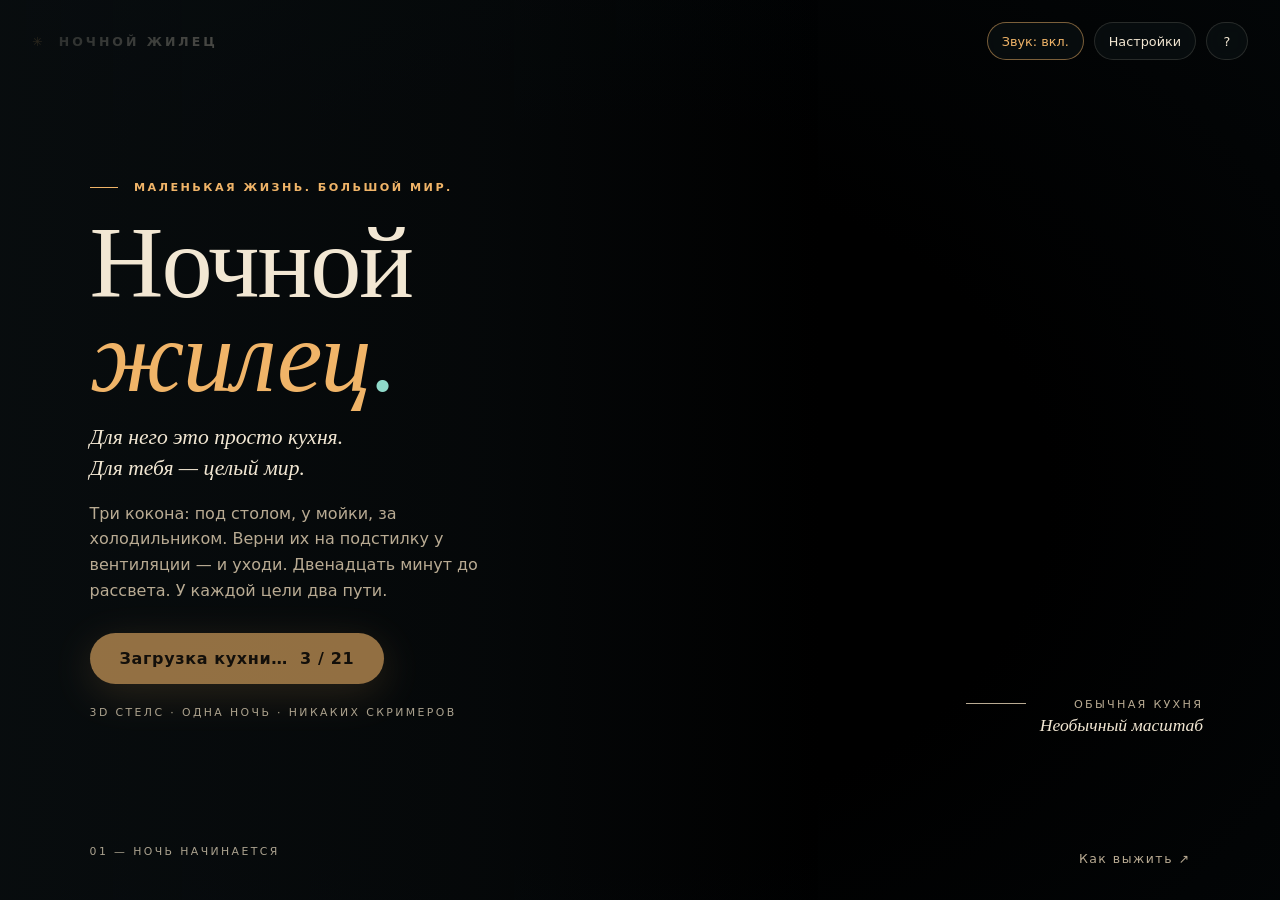
<file: index.html>
<!doctype html>
<html lang="ru">
<head>
  <meta charset="UTF-8" />
  <meta name="viewport" content="width=device-width, initial-scale=1, viewport-fit=cover" />
  <meta name="theme-color" content="#111c21" />
  <meta name="description" content="Ночной жилец — трёхмерная стелс-игра. Спасите три кокона из огромной ночной кухни до рассвета." />
  <link rel="icon" type="image/svg+xml" href="./favicon.svg" />
  <title>Ночной жилец — успеть до рассвета</title>
  <script type="module" crossorigin src="./assets/main-iQXMESde.js"></script>
  <link rel="modulepreload" crossorigin href="./assets/modulepreload-polyfill-P2Xu9kJm.js">
  <link rel="modulepreload" crossorigin href="./assets/preload-helper-D477G0wF.js">
  <link rel="stylesheet" crossorigin href="./assets/preload-helper-D7vqMoMw.css">
</head>
<body>
  <canvas id="world" aria-label="Трёхмерная кухня. WASD — движение, Shift — бег, Ctrl — осторожно, E — кокон. ПКМ и ЛКМ — нить, Space — отсоединиться."></canvas>
  <div class="vignette" aria-hidden="true"></div>
  <main id="interface">
    <header class="topbar">
      <a class="wordmark" href="./" aria-label="Ночной жилец, главный экран"><span class="silk-mark" aria-hidden="true">✳</span> НОЧНОЙ ЖИЛЕЦ</a>
      <nav aria-label="Настройки игры">
        <button id="sound" class="icon-button" aria-pressed="false" title="Включить или выключить звук">Звук: выкл.</button>
        <button id="settings" class="icon-button" title="Качество, звук и комфорт камеры">Настройки</button>
        <button id="help" class="icon-button" title="Управление и правила">?</button>
        <button id="pause" class="icon-button" title="Пауза (Esc)" hidden>Ⅱ</button>
      </nav>
    </header>
    <section id="menu" class="screen">
      <div class="intro">
        <p class="eyebrow"><span></span> МАЛЕНЬКАЯ ЖИЗНЬ. БОЛЬШОЙ МИР.</p>
        <h1>Ночной<br><em>жилец</em><span class="title-dot">.</span></h1>
        <p class="lead">Для него это просто кухня.<br>Для тебя — целый мир.</p>
        <p class="premise">Три кокона: под столом, у мойки, за холодильником. Верни их на подстилку у вентиляции — и уходи. Двенадцать минут до рассвета. У каждой цели два пути.</p>
        <button id="start" class="primary" disabled>Загрузка кухни… <span id="load-progress" role="status" aria-live="polite">0 / 21</span></button>
        <p class="menu-note">3D СТЕЛС · ОДНА НОЧЬ · НИКАКИХ СКРИМЕРОВ</p>
        <p id="load-error" role="alert" hidden></p>
      </div>
      <div class="scene-caption"><span class="caption-line"></span><p>ОБЫЧНАЯ КУХНЯ<br><strong>Необычный масштаб</strong></p></div>
      <footer class="menu-footer"><span>01 — НОЧЬ НАЧИНАЕТСЯ</span><button id="rules" class="text-button">Как выжить <span>↗</span></button></footer>
    </section>
    <section id="hud" aria-label="Состояние игры" hidden>
      <div class="mission"><p class="eyebrow">ДОМА ДОЛЖНЫ БЫТЬ ВСЕ</p><div class="cocoon-count"><span id="saved">0</span><span class="count-divider">/</span><span class="count-total">3</span><div><strong>кокона в укрытии</strong><small id="carrying">Лапы свободны</small></div></div><div id="egg-dots" aria-hidden="true"><i></i><i></i><i></i></div></div>
      <div class="night-clock"><span>ДО РАССВЕТА</span><strong id="clock">12:00</strong><div class="clock-track"><i id="night-fill"></i></div></div>
      <div class="awareness"><div><span id="human-state">Человек патрулирует</span><strong id="alert-value">0%</strong></div><div class="awareness-track"><i id="alert-fill"></i></div><small id="stealth">Открытое место</small></div>
      <div class="map-panel collapsed"><p class="eyebrow">КУХНЯ · 4,20 × 3,60 М</p><canvas id="map" width="260" height="220" aria-label="Карта кухни: маршруты, коконы, подстилка и выход"></canvas><small id="surface-info">Керамический пол</small><button id="next-route" type="button" title="Следующий маршрут (Tab)"><span id="route-name">Стол · через тень</span> ↻</button><div><span class="map-egg">●</span> коконы <span class="map-home">▯</span> выход · ▪ подстилка</div></div>
      <div class="status-bottom"><span id="webs">Паутина 3 / 3</span><span id="objective">Найди первый кокон</span><span id="mode">Тихий шаг</span></div>
      <div id="prompt" class="interaction" hidden><kbd>E</kbd><span></span></div>
      <p id="toast" class="toast" role="status"></p>
      <p id="sound-cue" role="status" aria-live="polite" hidden></p>
      <div id="web-aim" hidden><i id="reticle" aria-hidden="true"></i><p id="aim-label" role="status"></p></div>
      <p id="hazard" role="alert" hidden></p>
      <p id="attack-warning" role="alert" hidden></p>
      <div class="key-hints"><span><kbd>WASD</kbd> идти</span><span><kbd>Shift</kbd> бег</span><span><kbd>Ctrl</kbd> тихо</span><span><kbd>E</kbd> кокон</span><span><kbd>ПКМ → ЛКМ</kbd> нить</span><span><kbd>Space</kbd> отпустить</span><span><kbd>Мышь</kbd> обзор</span><span><kbd>Esc</kbd> пауза</span></div>
    </section>
    <section id="dialog" class="modal-backdrop" hidden>
      <div class="modal" role="dialog" aria-modal="true" aria-labelledby="dialog-title">
        <p class="eyebrow" id="dialog-kicker">ПЕРЕД ТЕМ КАК ВЫЙТИ</p>
        <h2 id="dialog-title">Как пережить ночь</h2>
        <div id="dialog-content"></div>
        <div class="modal-actions"><button id="dialog-primary" class="primary">Понятно</button><button id="dialog-secondary" class="text-button" hidden>В главное меню</button></div>
      </div>
    </section>
    <div id="touch" hidden><div class="dpad"><button data-key="KeyW" aria-label="Вперёд">↑</button><button data-key="KeyA" aria-label="Влево">←</button><button data-key="KeyS" aria-label="Назад">↓</button><button data-key="KeyD" aria-label="Вправо">→</button></div><div class="touch-actions"><button id="touch-sneak" aria-pressed="false">Тихо</button><button id="touch-web">Прицел / нить</button><button id="touch-action">Кокон</button><button id="touch-drop">Отпустить</button><button id="touch-map" aria-expanded="false" aria-controls="map">Карта</button></div></div>
    <div id="trailer-caption" hidden></div>
  </main>
</body>
</html>
</file>
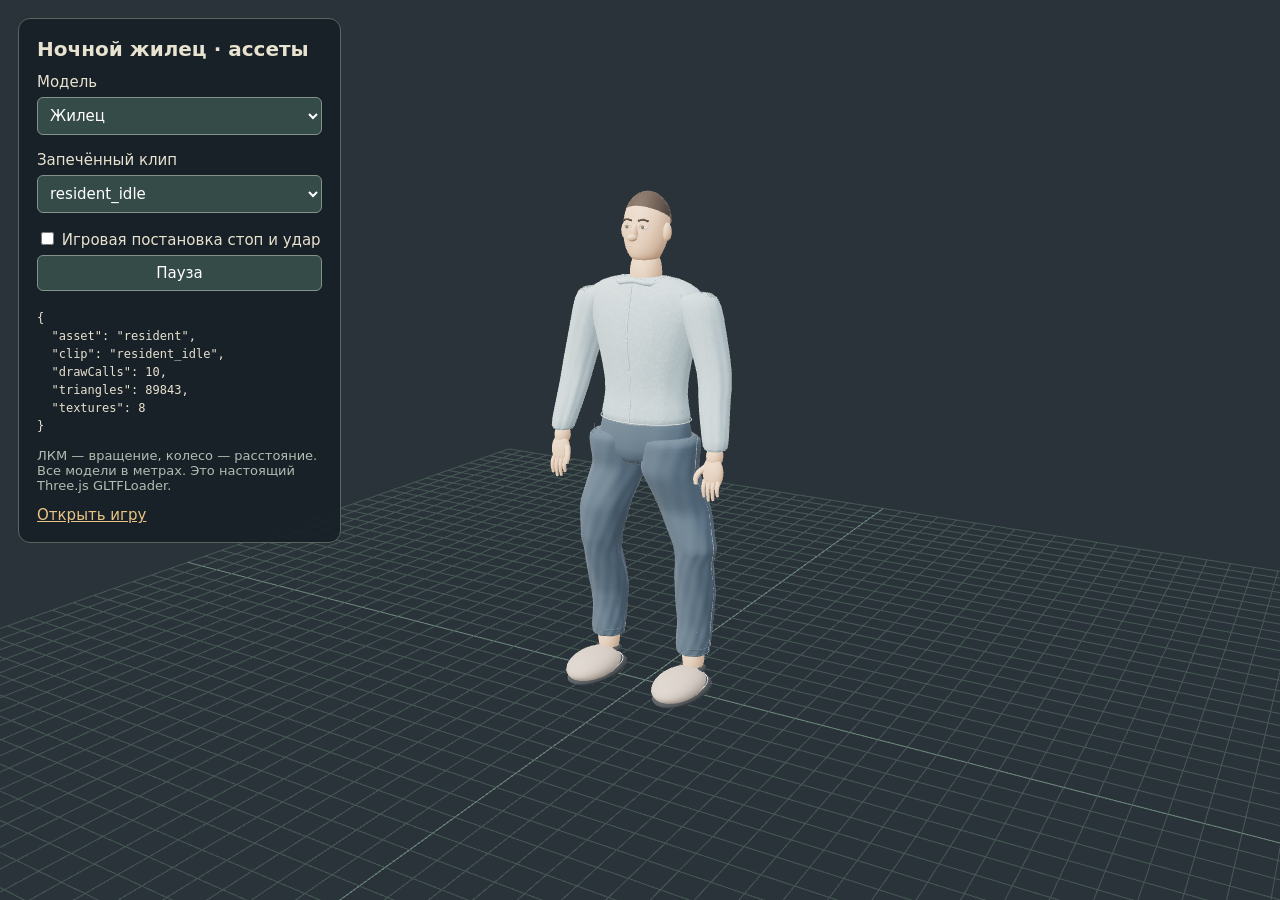
<file: household-viewer.html>
<!doctype html>
<html lang="ru"><head><meta charset="UTF-8"><meta name="viewport" content="width=device-width,initial-scale=1"><title>Ночной жилец — Household viewer</title><link rel="icon" href="./favicon.svg"><style>body{color:#e8e2d1;background:#232b30;margin:0;font:15px system-ui}canvas{width:100vw;height:100vh;display:block}aside{background:#182126ee;border:1px solid #58665e;border-radius:12px;width:285px;padding:18px;position:fixed;top:18px;left:18px}h1{margin:0 0 12px;font-size:20px}select,button{font:inherit;color:#fff;background:#354b48;border:1px solid #83928a;border-radius:6px;width:100%;margin:6px 0;padding:8px}label{margin-top:10px;display:block}pre{white-space:pre-wrap;font-size:12px;line-height:1.5}a{color:#e9c484}p{color:#b1bdb3;font-size:13px}</style>  <script type="module" crossorigin src="./assets/household-Bs3ZpDvr.js"></script>
  <link rel="modulepreload" crossorigin href="./assets/modulepreload-polyfill-P2Xu9kJm.js">
  <link rel="modulepreload" crossorigin href="./assets/three.core-D6MXrWnV.js">
  <link rel="modulepreload" crossorigin href="./assets/world-g8MZ6cgf.js">
  <link rel="modulepreload" crossorigin href="./assets/OrbitControls-gmlDHXFp.js">
  <link rel="modulepreload" crossorigin href="./assets/human-animation-CXatOb2f.js">
</head><body><canvas id="view"></canvas><aside><h1>Ночной жилец · ассеты</h1><label for="asset">Модель</label><select id="asset"><option value="resident">Жилец</option></select><label for="clip">Запечённый клип</label><select id="clip"></select><label><input id="runtime" type="checkbox"> Игровая постановка стоп и удар</label><button id="pause">Пауза</button><pre id="stats">Загрузка GLB…</pre><p>ЛКМ — вращение, колесо — расстояние. Все модели в метрах. Это настоящий Three.js GLTFLoader.</p><a href="./">Открыть игру</a></aside></body></html>
</file>
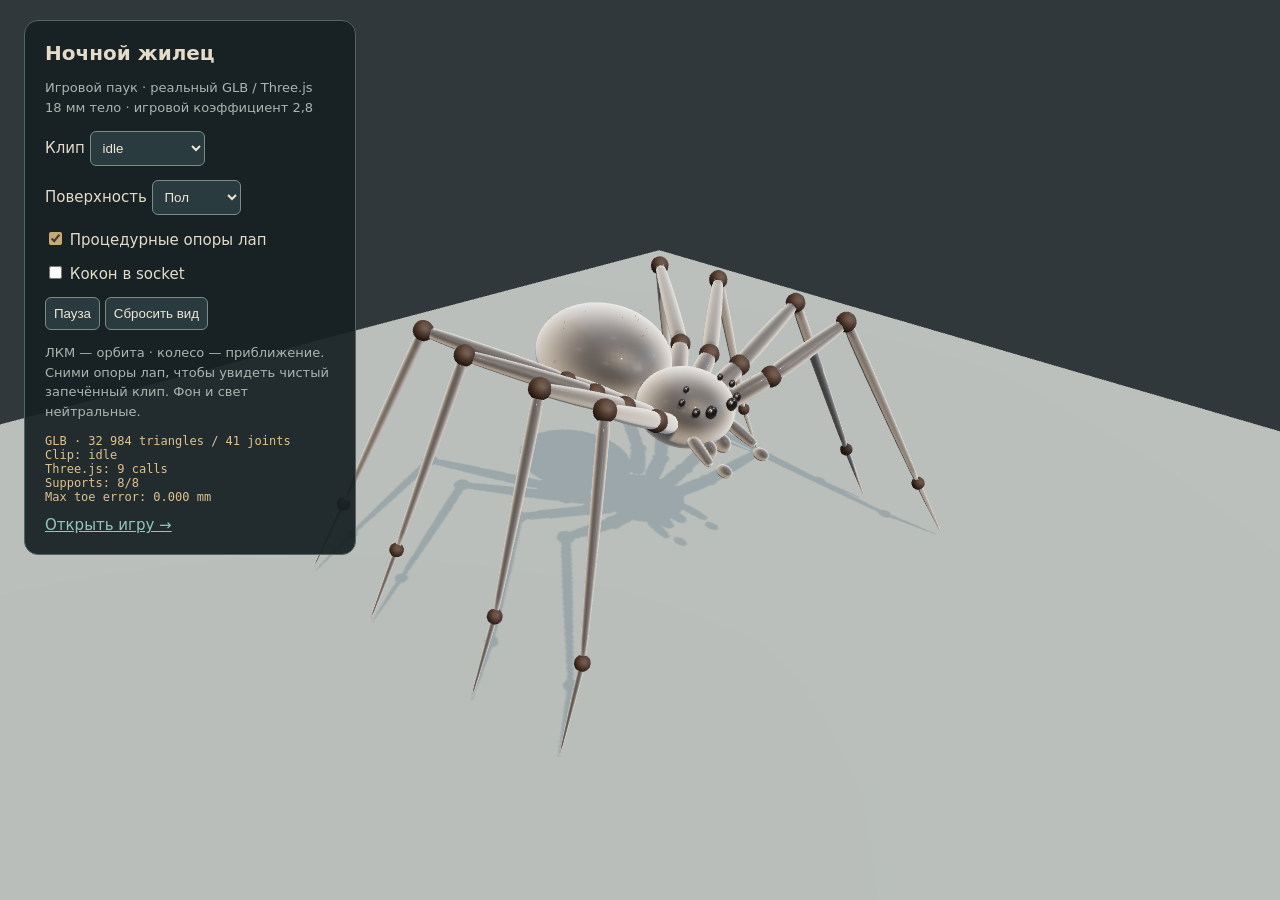
<file: spider-viewer.html>
<!doctype html>
<html lang="ru"><head><meta charset="utf-8"><meta name="viewport" content="width=device-width,initial-scale=1"><title>Ночной жилец · Spider asset viewer</title><link rel="icon" href="./favicon.svg" type="image/svg+xml">
<style>body{color:#e4dbc8;background:#1c2426;margin:0;font:15px system-ui}canvas{width:100vw;height:100vh;display:block}aside{background:#172124ed;border:1px solid #536461;border-radius:14px;width:290px;padding:20px;position:fixed;top:20px;left:24px}h1{margin:0 0 8px;font-size:20px}p{color:#a9b6ae;font-size:13px;line-height:1.5}label{margin:14px 0;display:block}select,button{color:#eee5d4;background:#293b3e;border:1px solid #788e82;border-radius:6px;padding:8px}button{cursor:pointer}pre{white-space:pre-wrap;color:#dfc18c;font:12px monospace}a{color:#91c7bb}#error{color:#ff9b91}input{accent-color:#c6aa73}</style>  <script type="module" crossorigin src="./assets/spider-DyBqXZd-.js"></script>
  <link rel="modulepreload" crossorigin href="./assets/modulepreload-polyfill-P2Xu9kJm.js">
  <link rel="modulepreload" crossorigin href="./assets/three.core-D6MXrWnV.js">
  <link rel="modulepreload" crossorigin href="./assets/world-g8MZ6cgf.js">
  <link rel="modulepreload" crossorigin href="./assets/OrbitControls-gmlDHXFp.js">
  <link rel="modulepreload" crossorigin href="./assets/spider-animation-DfgZSEm8.js">
</head>
<body><canvas id="viewer"></canvas><aside><h1>Ночной жилец</h1><p>Игровой паук · реальный GLB / Three.js<br>18 мм тело · игровой коэффициент 2,8</p>
<label>Клип <select id="clip"></select></label><label>Поверхность <select id="surface"><option value="floor">Пол</option><option value="west-climb">Стена</option><option value="ceiling">Потолок</option></select></label>
<label><input type="checkbox" id="procedural" checked> Процедурные опоры лап</label><label><input type="checkbox" id="cargo"> Кокон в socket</label>
<button id="pause">Пауза</button> <button id="reset">Сбросить вид</button><p>ЛКМ — орбита · колесо — приближение.<br>Сними опоры лап, чтобы увидеть чистый запечённый клип. Фон и свет нейтральные.</p><pre id="stats">Загрузка…</pre><p id="error" hidden></p><a href="./">Открыть игру →</a></aside></body></html>
</file>
<file: assets/preload-helper-D7vqMoMw.css>
:root{--ink:#f2e7d3;--muted:#b9ab93;--dim:#aba28f;--amber:#f0b468;--amber-soft:#f0b46829;--teal:#8fdaca;--danger:#e9806a;--panel:#0d1417b8;--line:#f2e7d324;--serif:Georgia, "Times New Roman", serif;--sans:"Segoe UI", system-ui, -apple-system, Roboto, sans-serif;--lightningcss-light: ;--lightningcss-dark:initial;color-scheme:dark}*{box-sizing:border-box}html,body{height:100%;color:var(--ink);font-family:var(--sans);background:#0d1518;margin:0;overflow:hidden}button{font:inherit;color:inherit;cursor:pointer}button:focus-visible,a:focus-visible,input:focus-visible,select:focus-visible{outline:3px solid var(--amber);outline-offset:4px}select{font:inherit;color:var(--ink);background:#1c2a2f;border:1px solid #96856b;border-radius:6px;padding:8px}.settings-fields fieldset{border:1px solid var(--line);border-radius:10px;gap:12px;padding:14px;display:grid}.settings-fields legend{color:var(--amber);padding:0 6px}.settings-fields output{font-variant-numeric:tabular-nums;color:var(--ink);margin-left:auto}#sound-cue{color:#f2e7d3;background:#101b20f0;border:1px solid #91846f;border-radius:10px;max-width:min(440px,80vw);margin:0;padding:9px 14px;font-size:.84rem;position:absolute;bottom:135px;left:28px}.toast{background:#101b20e6;border-radius:12px;max-width:82vw;padding:8px 14px}@media (width<=860px){#sound-cue{max-width:60vw;font-size:.75rem;bottom:250px;left:12px}}[hidden]{display:none!important}#world{touch-action:none;width:100vw;height:100vh;display:block;position:fixed;inset:0}.vignette{pointer-events:none;background:radial-gradient(at 50% 55%,#0000 45%,#04080ab8 100%);position:fixed;inset:0}#interface{pointer-events:none;position:fixed;inset:0}#interface>*{pointer-events:auto}kbd{border:1px solid var(--line);min-width:1.7em;font:600 .78rem var(--sans);text-align:center;color:var(--ink);background:#ffffff0f;border-bottom-width:2px;border-radius:5px;padding:.1em .45em;display:inline-block}.eyebrow{letter-spacing:.22em;color:var(--amber);margin:0;font-size:.7rem;font-weight:600}.eyebrow span{background:var(--amber);vertical-align:middle;width:28px;height:1px;margin-right:10px;display:inline-block}.topbar{pointer-events:none;justify-content:space-between;align-items:center;padding:22px 32px;display:flex;position:absolute;top:0;left:0;right:0}.topbar>*{pointer-events:auto}.wordmark{color:var(--ink);letter-spacing:.24em;font-size:.78rem;font-weight:700;text-decoration:none}.silk-mark{color:var(--amber);margin-right:6px}.topbar nav{gap:10px;display:flex}.icon-button{border:1px solid var(--line);-webkit-backdrop-filter:blur(8px);backdrop-filter:blur(8px);background:#0d14178c;border-radius:999px;min-width:42px;height:38px;padding:0 14px;font-size:.8rem}.icon-button:hover{border-color:var(--amber)}.icon-button[aria-pressed=true]{color:var(--amber);border-color:#f0b46880}.screen{background:linear-gradient(90deg,#090e10e0 0%,#090e108c 38%,#0000 64%);align-items:center;padding:0 7vw;display:flex;position:absolute;inset:0}.intro{max-width:520px}h1{font:400 clamp(3.4rem, 8vw, 6.6rem)/.92 var(--serif);letter-spacing:-.02em;margin:22px 0 18px}h1 em{color:var(--amber);font-style:italic}.title-dot{color:var(--teal)}.lead{font:italic 1.35rem/1.4 var(--serif);color:var(--ink);margin:0 0 18px}.premise{max-width:430px;color:var(--muted);margin:0 0 30px;line-height:1.6}.primary{background:var(--amber);color:#1b130a;letter-spacing:.04em;border:0;border-radius:999px;align-items:center;gap:12px;padding:16px 30px;font-weight:700;transition:transform .15s,box-shadow .15s;display:inline-flex;box-shadow:0 10px 40px #f0b46840}.primary:hover:not(:disabled){transform:translateY(-1px);box-shadow:0 14px 44px #f0b46861}.primary:disabled{opacity:.6;cursor:progress}.menu-note{letter-spacing:.22em;color:var(--dim);margin:22px 0 0;font-size:.68rem}#load-error{color:var(--danger);max-width:420px;margin-top:16px}.scene-caption{text-align:right;align-items:flex-start;gap:14px;display:flex;position:absolute;bottom:18vh;right:6vw}.scene-caption p{letter-spacing:.2em;color:var(--muted);margin:0;font-size:.7rem;line-height:1.8}.scene-caption strong{font:italic 400 1.1rem var(--serif);letter-spacing:0;color:var(--ink)}.caption-line{background:var(--muted);width:60px;height:1px;margin-top:8px}.menu-footer{letter-spacing:.22em;color:var(--dim);justify-content:space-between;font-size:.68rem;display:flex;position:absolute;bottom:28px;left:7vw;right:7vw}.text-button{color:var(--muted);letter-spacing:.12em;background:0 0;border:0;padding:6px 0;font-size:.78rem}.text-button:hover{color:var(--amber)}#hud{pointer-events:none;position:absolute;inset:0}#hud>*{pointer-events:none}.mission,.night-clock,.awareness,.map-panel{background:var(--panel);border:1px solid var(--line);-webkit-backdrop-filter:blur(10px);backdrop-filter:blur(10px);border-radius:14px;padding:14px 18px;position:absolute}.mission{min-width:250px;top:76px;left:28px}.cocoon-count{align-items:baseline;gap:6px;margin-top:8px;display:flex}#saved{font:400 2.8rem/1 var(--serif);color:var(--ink)}.count-divider,.count-total{font:400 1.6rem var(--serif);color:var(--dim)}.cocoon-count>div{flex-direction:column;margin-left:10px;display:flex}.cocoon-count strong{font-size:.85rem;font-weight:600}.cocoon-count small{color:var(--muted);margin-top:2px;font-size:.76rem}#egg-dots{gap:8px;margin-top:10px;display:flex}#egg-dots i{border:1px solid var(--amber);border-radius:50%;width:12px;height:15px}#egg-dots i.carried{background:var(--amber-soft);box-shadow:0 0 8px var(--amber)}#egg-dots i.saved{background:var(--amber)}.night-clock{text-align:center;min-width:190px;top:76px;left:50%;transform:translate(-50%)}.night-clock span{letter-spacing:.22em;color:var(--muted);font-size:.64rem;display:block}.night-clock strong{font:400 2rem/1.2 var(--serif);font-variant-numeric:tabular-nums;display:block}.night-clock.late strong{color:var(--danger)}.clock-track,.awareness-track{background:#ffffff14;border-radius:4px;height:4px;margin-top:6px;overflow:hidden}#night-fill{background:linear-gradient(90deg, #4d6c86, var(--amber));width:0;height:100%;display:block}.awareness{min-width:230px;top:76px;right:28px}.awareness>div:first-child{justify-content:space-between;gap:14px;font-size:.82rem;display:flex}#alert-fill{background:var(--teal);width:0;height:100%;transition:width .2s,background .3s;display:block}.awareness.warn #alert-fill{background:var(--amber)}.awareness.danger #alert-fill{background:var(--danger)}.awareness.danger #human-state{color:var(--danger)}#stealth{color:var(--muted);margin-top:8px;font-size:.76rem;display:block}#stealth.hidden-ok{color:var(--teal)}.map-panel{padding:10px;transition:opacity .2s;bottom:76px;right:28px}.map-panel.collapsed{opacity:0;visibility:hidden;pointer-events:none}.map-panel.collapsed #next-route{pointer-events:none}#map{border-radius:8px;width:260px;height:220px;display:block}.map-panel>div{color:var(--muted);margin-top:6px;font-size:.72rem}.map-egg{color:var(--amber)}.map-home{color:var(--teal);margin-left:8px}.map-panel .eyebrow{margin:2px 0 8px;font-size:.58rem}#surface-info{max-width:260px;color:var(--muted);margin:4px 0 6px;font-size:.64rem;display:block}#next-route{pointer-events:auto;text-align:left;border:1px solid var(--line);background:0 0;border-radius:6px;width:100%;max-width:260px;padding:6px 7px;font-size:.68rem}#route-name{color:var(--teal)}#route-name[data-kind=risk]{color:var(--amber)}.interaction{border-radius:14px;max-width:min(680px,85vw)}#prompt span{line-height:1.4}.status-bottom{flex-wrap:wrap;gap:8px;max-width:52vw;display:flex;position:absolute;bottom:76px;left:28px}.status-bottom span{background:var(--panel);border:1px solid var(--line);color:var(--muted);border-radius:999px;padding:7px 13px;font-size:.78rem}#objective{color:var(--ink)}.interaction{background:#0d1417d1;border:1px solid #f0b46873;border-radius:999px;align-items:center;gap:10px;padding:10px 18px;font-size:.9rem;display:flex;position:absolute;bottom:23vh;left:50%;transform:translate(-50%)}.interaction.passive kbd{display:none}.toast{font:italic 1.4rem var(--serif);text-shadow:0 2px 18px #000;opacity:0;text-align:center;margin:0;transition:opacity .4s;position:absolute;top:30vh;left:50%;transform:translate(-50%)}.toast.show{opacity:1}.key-hints{color:var(--muted);flex-wrap:wrap;justify-content:center;gap:18px;font-size:.74rem;display:flex;position:absolute;bottom:22px;left:0;right:0}.modal-backdrop{-webkit-backdrop-filter:blur(4px);backdrop-filter:blur(4px);background:#05090b9e;place-items:center;display:grid;position:absolute;inset:0}.modal{border:1px solid var(--line);background:#121b1f;border-radius:18px;width:min(560px,92vw);max-height:86vh;padding:32px 34px;overflow:auto;box-shadow:0 30px 90px #00000080}.modal h2{font:400 2rem var(--serif);margin:10px 0 18px}#dialog-content{color:var(--muted);line-height:1.6}#dialog-content ul{margin:0;padding-left:18px}#dialog-content li{margin-bottom:8px}#dialog-content strong{color:var(--ink)}.modal-actions{align-items:center;gap:22px;margin-top:26px;display:flex}#touch{pointer-events:none;justify-content:space-between;padding:0 22px;display:flex;position:absolute;bottom:70px;left:0;right:0}#touch button{pointer-events:auto;touch-action:none;border:1px solid var(--line);background:#0d1417a8;border-radius:14px}.dpad{grid-template-rows:repeat(2,56px);grid-template-columns:repeat(3,56px);gap:6px;display:grid}.dpad [data-key=KeyW]{grid-area:1/2}.dpad [data-key=KeyA]{grid-area:2/1}.dpad [data-key=KeyS]{grid-area:2/2}.dpad [data-key=KeyD]{grid-area:2/3}.touch-actions{flex-direction:column;gap:8px;display:flex}.touch-actions button{width:108px;height:46px;font-size:.85rem}#touch-sneak[aria-pressed=true]{color:var(--teal);border-color:var(--teal)}#trailer-caption{font:italic 2.2rem var(--serif);text-shadow:0 3px 24px #000;max-width:60vw;position:absolute;bottom:12vh;left:7vw}#trailer-caption small{font:600 .78rem var(--sans);letter-spacing:.24em;color:var(--amber);margin-bottom:10px;font-style:normal;display:block}body.trailer #hud .key-hints,body.trailer #hud .map-panel,body.trailer .topbar nav{display:none}@media (width<=860px){.topbar{padding:14px 16px}.mission,.awareness{min-width:0;padding:10px 12px;top:60px}.mission{left:12px}.awareness{right:12px}.night-clock{min-width:140px;padding:8px 12px;top:auto;bottom:200px}.key-hints,.status-bottom #mode{display:none}.map-panel{transform-origin:100% 100%;display:none;bottom:270px;right:8px;transform:scale(.78)}.map-panel.mobile-open{display:block}.map-panel #next-route{pointer-events:auto}.status-bottom{max-width:70vw;bottom:210px;left:12px}.screen{background:linear-gradient(#090e1066,#090e10e6);padding:0 6vw}.scene-caption{display:none}}#web-aim{pointer-events:none;color:var(--muted);position:absolute;inset:0}#reticle{border:1px solid;border-radius:50%;width:18px;height:18px;margin:-9px;position:absolute;box-shadow:0 0 0 3px #13262b66}#web-aim.valid{color:var(--teal)}#web-aim.valid #reticle{background:#8fdaca25}#aim-label{background:var(--panel);text-align:center;border-radius:12px;max-width:80vw;margin:0;padding:9px 15px;font-size:.85rem;position:absolute;bottom:33%;left:50%;transform:translate(-50%)}#hazard{border:1px solid var(--danger);color:#ffe0c2;letter-spacing:.06em;text-align:center;background:#341d18dd;border-radius:12px;margin:0;padding:12px 18px;font-size:.85rem;font-weight:700;position:absolute;top:24%;left:50%;transform:translate(-50%)}.settings-fields{gap:18px;display:grid}.settings-fields label{align-items:center;gap:10px;display:flex}.settings-fields input{accent-color:var(--amber)}.settings-fields input[type=checkbox]{width:18px;height:18px}.settings-fields input[type=range]{width:100%}#attack-warning{border:1px solid var(--danger);color:#ffe0c2;letter-spacing:.05em;text-align:center;background:#381d18ed;border-radius:12px;max-width:90vw;margin:0;padding:12px 20px;font-size:.85rem;font-weight:700;position:absolute;top:18%;left:50%;transform:translate(-50%)}#human-debug{color:#d6eee7;pointer-events:none;z-index:10;background:#101b20f2;border:1px solid #8fdaca;border-radius:10px;width:380px;max-width:95vw;max-height:75vh;padding:10px;position:fixed;bottom:14px;left:12px;overflow:auto}#human-debug pre{white-space:pre-wrap;overflow-wrap:anywhere;margin:0 0 8px;font:11px/1.5 Consolas,monospace}#human-debug canvas{width:100%;height:auto}@media (prefers-reduced-motion:reduce){*{transition:none!important}}
</file>
